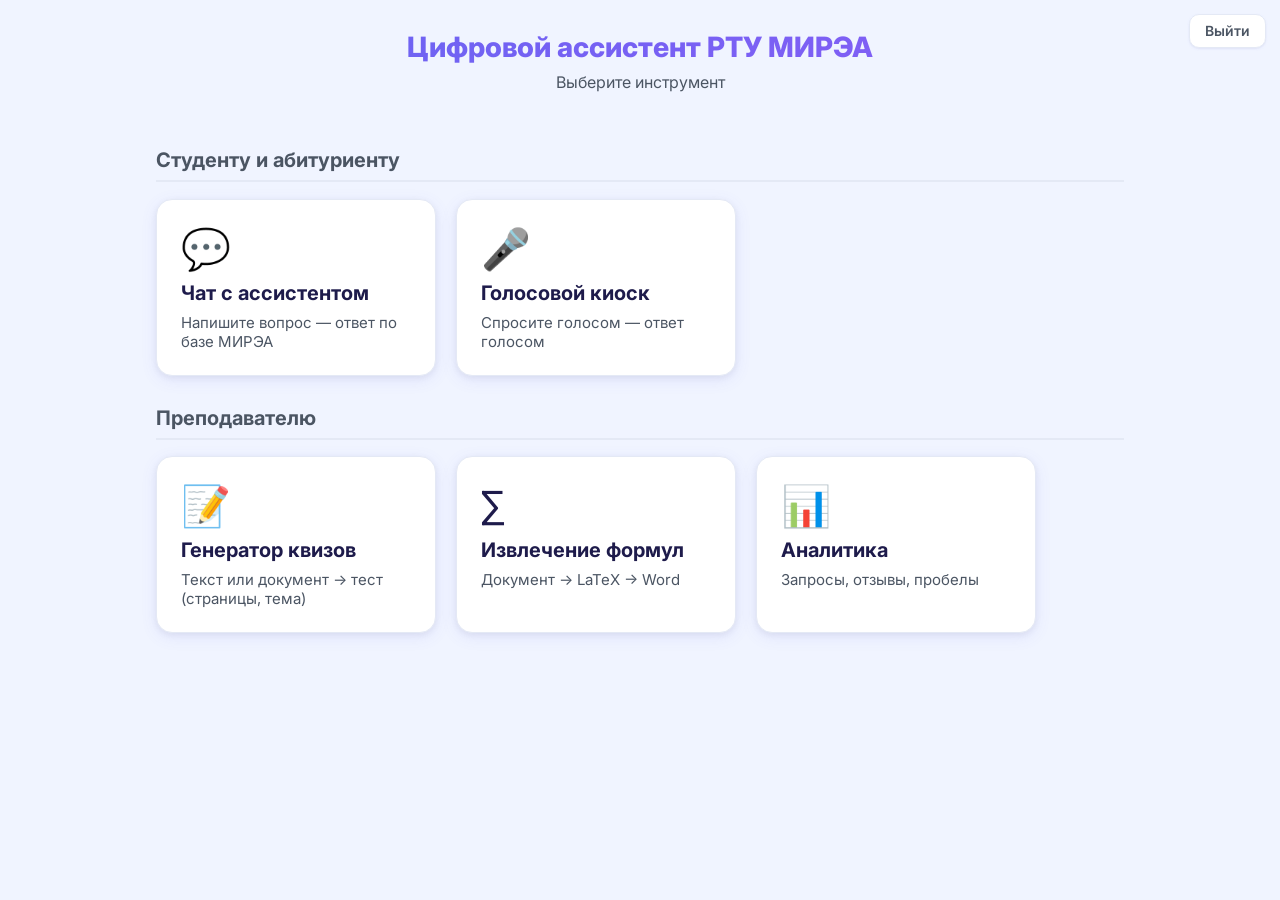
<file: portal/index.html>
<!DOCTYPE html>
<html lang="ru">
<head>
    <meta charset="UTF-8">
    <meta name="viewport" content="width=device-width, initial-scale=1">
    <title>Ассистент РТУ МИРЭА</title>
    <link rel="preconnect" href="https://fonts.googleapis.com">
    <link href="https://fonts.googleapis.com/css2?family=Inter:wght@300;400;500;600;700;800&display=swap" rel="stylesheet">
    <link rel="stylesheet" href="/shared/theme.css">
    <link rel="stylesheet" href="portal.css">
    <script defer src="/shared/layout.js"></script>
</head>
<body>
    <app-header title="Цифровой ассистент РТУ МИРЭА" subtitle="Выберите инструмент" back="none"></app-header>

    <main>
        <section class="group">
            <h2>Студенту и абитуриенту</h2>
            <div class="cards">
                <a class="card" href="/portal/chat.html">
                    <span class="card-ico">💬</span>
                    <span class="card-title">Чат с ассистентом</span>
                    <span class="card-desc">Напишите вопрос — ответ по базе МИРЭА</span>
                </a>
                <a class="card" href="/kiosk/kiosk.html">
                    <span class="card-ico">🎤</span>
                    <span class="card-title">Голосовой киоск</span>
                    <span class="card-desc">Спросите голосом — ответ голосом</span>
                </a>
            </div>
        </section>

        <section class="group">
            <h2>Преподавателю</h2>
            <div class="cards">
                <a class="card" href="/quiz/quiz.html">
                    <span class="card-ico">📝</span>
                    <span class="card-title">Генератор квизов</span>
                    <span class="card-desc">Текст или документ → тест (страницы, тема)</span>
                </a>
                <a class="card" href="/formulas/extract.html">
                    <span class="card-ico">∑</span>
                    <span class="card-title">Извлечение формул</span>
                    <span class="card-desc">Документ → LaTeX → Word</span>
                </a>
                <a class="card" href="/dashboard/dashboard.html">
                    <span class="card-ico">📊</span>
                    <span class="card-title">Аналитика</span>
                    <span class="card-desc">Запросы, отзывы, пробелы</span>
                </a>
            </div>
        </section>
    </main>
</body>
</html>
</file>
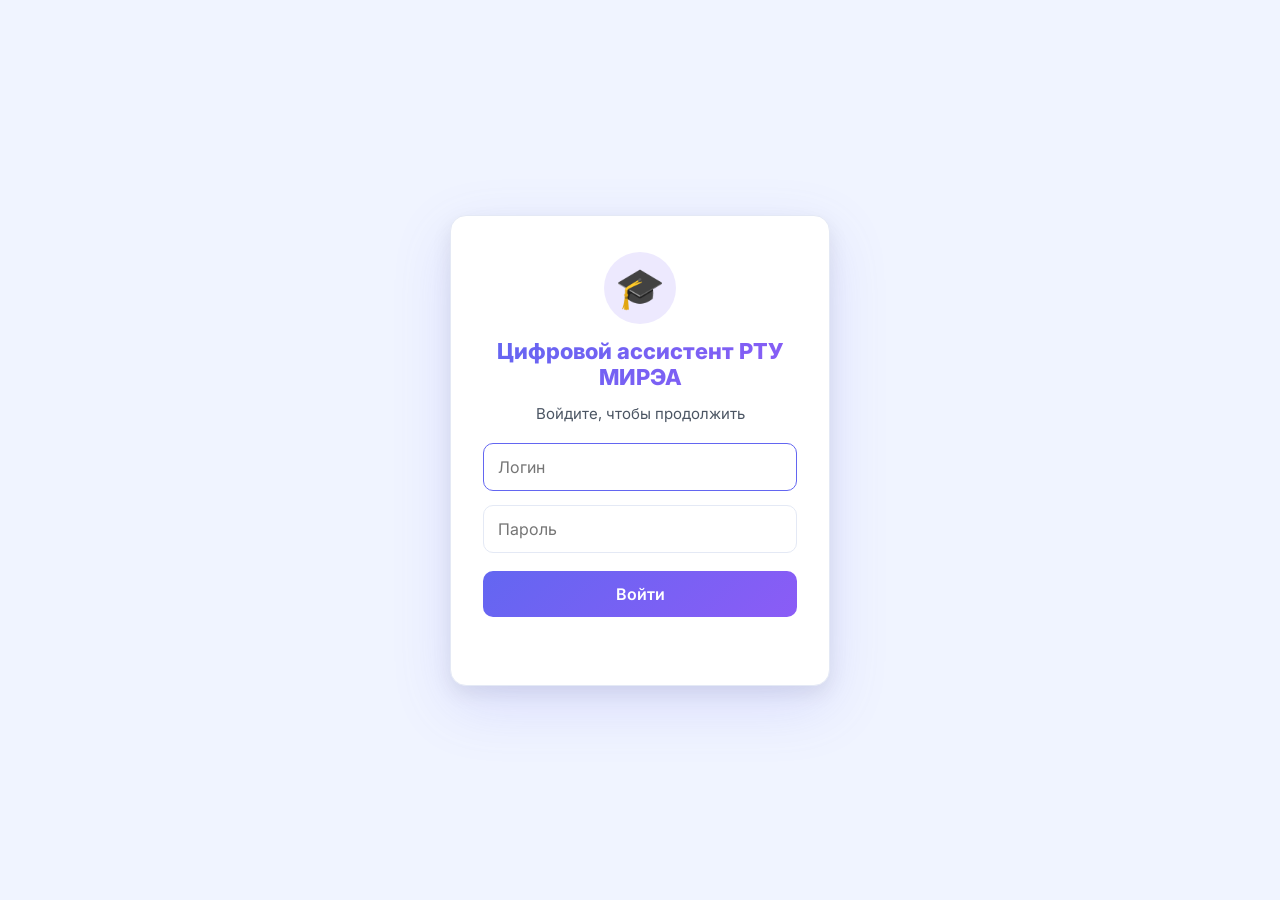
<file: auth/web/index.html>
<!DOCTYPE html>
<html lang="ru">
<head>
    <meta charset="UTF-8">
    <meta name="viewport" content="width=device-width, initial-scale=1">
    <title>Вход — Ассистент РТУ МИРЭА</title>
    <link rel="preconnect" href="https://fonts.googleapis.com">
    <link href="https://fonts.googleapis.com/css2?family=Inter:wght@300;400;500;600;700;800&display=swap" rel="stylesheet">
    <link rel="stylesheet" href="/shared/theme.css">
    <link rel="stylesheet" href="login.css">
</head>
<body>
    <div class="login-wrap">
        <form id="login-form" class="login-card">
            <div class="login-badge">🎓</div>
            <h1>Цифровой ассистент РТУ МИРЭА</h1>
            <p class="login-sub">Войдите, чтобы продолжить</p>
            <input id="username" placeholder="Логин" autocomplete="username" autofocus required>
            <input id="password" type="password" placeholder="Пароль" autocomplete="current-password" required>
            <button type="submit" class="btn btn-primary" id="login-btn">Войти</button>
            <div id="login-err" class="login-err"></div>
        </form>
    </div>
    <script src="login.js"></script>
</body>
</html>
</file>
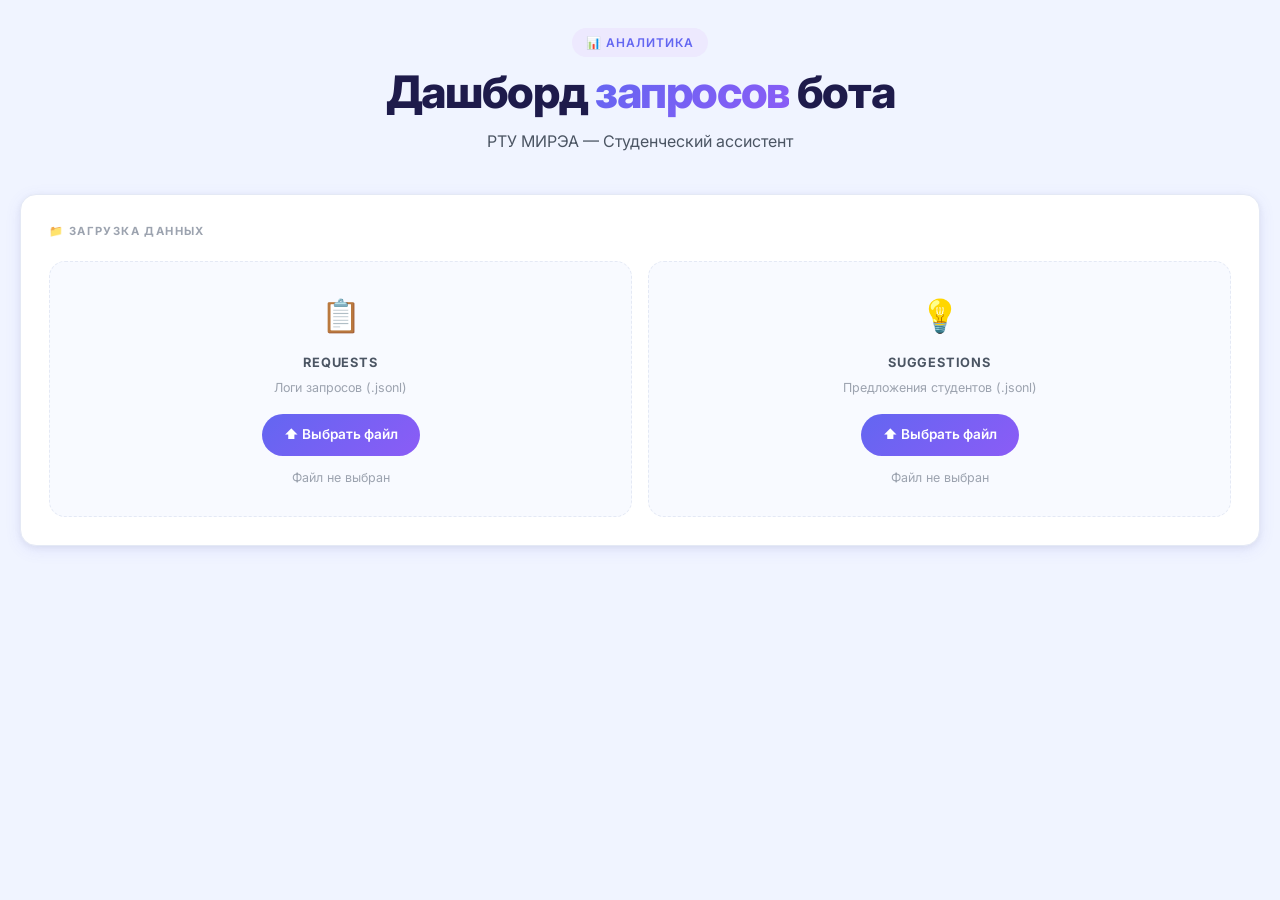
<file: analytics/dashboard.html>
<!DOCTYPE html>
<html lang="ru">
<head>
    <meta charset="UTF-8">
    <meta name="viewport" content="width=device-width, initial-scale=1.0">
    <title>Дашборд аналитики запросов — РТУ МИРЭА</title>
    <link rel="preconnect" href="https://fonts.googleapis.com">
    <link rel="preconnect" href="https://fonts.gstatic.com" crossorigin>
    <link href="https://fonts.googleapis.com/css2?family=Inter:wght@300;400;500;600;700;800&display=swap" rel="stylesheet">
    <script src="vendor/chart.min.js"></script>
    <style>
        :root {
            --bg: #f0f4ff;
            --surface: #ffffff;
            --surface-2: #f8faff;
            --border: #e4e9f5;
            --accent: #6366f1;
            --accent-2: #8b5cf6;
            --accent-light: #ede9fe;
            --accent-grad: linear-gradient(135deg, #6366f1 0%, #8b5cf6 100%);
            --success: #10b981;
            --success-light: #d1fae5;
            --warning: #f59e0b;
            --warning-light: #fef3c7;
            --danger: #ef4444;
            --danger-light: #fee2e2;
            --info: #3b82f6;
            --info-light: #dbeafe;
            --text-1: #1e1b4b;
            --text-2: #4b5563;
            --text-3: #9ca3af;
            --shadow-sm: 0 1px 3px rgba(99,102,241,0.08), 0 1px 2px rgba(0,0,0,0.04);
            --shadow-md: 0 4px 16px rgba(99,102,241,0.10), 0 2px 6px rgba(0,0,0,0.06);
            --shadow-lg: 0 8px 32px rgba(99,102,241,0.14), 0 4px 12px rgba(0,0,0,0.07);
            --shadow-xl: 0 20px 60px rgba(99,102,241,0.16), 0 8px 20px rgba(0,0,0,0.08);
            --radius: 16px;
            --radius-sm: 10px;
            --radius-xs: 6px;
            --transition: 0.2s cubic-bezier(0.4, 0, 0.2, 1);
        }

        *, *::before, *::after { margin: 0; padding: 0; box-sizing: border-box; }

        ::-webkit-scrollbar { width: 5px; height: 5px; }
        ::-webkit-scrollbar-track { background: transparent; }
        ::-webkit-scrollbar-thumb { background: #c4b5fd; border-radius: 10px; }
        ::-webkit-scrollbar-thumb:hover { background: var(--accent); }

        body {
            font-family: 'Inter', -apple-system, BlinkMacSystemFont, sans-serif;
            background: var(--bg);
            color: var(--text-1);
            min-height: 100vh;
            padding: 28px 20px 60px;
            line-height: 1.6;
            -webkit-font-smoothing: antialiased;
        }

        .container { max-width: 1440px; margin: 0 auto; }

        @keyframes fadeUp {
            from { opacity: 0; transform: translateY(18px); }
            to   { opacity: 1; transform: translateY(0); }
        }

        @keyframes scaleIn {
            from { opacity: 0; transform: scale(0.96); }
            to   { opacity: 1; transform: scale(1); }
        }

        /* ── HEADER ── */
        header {
            text-align: center;
            margin-bottom: 40px;
            animation: fadeUp 0.5s ease both;
        }

        .header-inner {
            display: inline-flex;
            flex-direction: column;
            align-items: center;
            gap: 10px;
        }

        .header-badge {
            display: inline-flex;
            align-items: center;
            gap: 6px;
            background: var(--accent-light);
            color: var(--accent);
            font-size: 0.75rem;
            font-weight: 600;
            letter-spacing: 1px;
            text-transform: uppercase;
            padding: 5px 14px;
            border-radius: 50px;
        }

        header h1 {
            font-size: clamp(1.9rem, 4vw, 2.8rem);
            font-weight: 800;
            color: var(--text-1);
            letter-spacing: -0.03em;
            line-height: 1.15;
        }

        header h1 span {
            background: var(--accent-grad);
            -webkit-background-clip: text;
            -webkit-text-fill-color: transparent;
            background-clip: text;
        }

        header p {
            color: var(--text-2);
            font-size: 1rem;
            font-weight: 400;
        }

        /* ── CARDS (shared) ── */
        .card {
            background: var(--surface);
            border: 1px solid var(--border);
            border-radius: var(--radius);
            padding: 28px;
            box-shadow: var(--shadow-md);
        }

        .section-label {
            font-size: 0.7rem;
            font-weight: 700;
            text-transform: uppercase;
            letter-spacing: 1.4px;
            color: var(--text-3);
            margin-bottom: 20px;
        }

        /* ── UPLOAD ── */
        .upload-section {
            margin-bottom: 20px;
            animation: fadeUp 0.5s 0.05s ease both;
        }

        .upload-grid {
            display: grid;
            grid-template-columns: repeat(auto-fit, minmax(260px, 1fr));
            gap: 16px;
        }

        .upload-card {
            border: 1.5px dashed var(--border);
            border-radius: var(--radius);
            padding: 28px 20px;
            display: flex;
            flex-direction: column;
            align-items: center;
            background: var(--surface-2);
            transition: all var(--transition);
            position: relative;
            overflow: hidden;
        }

        .upload-card::before {
            content: '';
            position: absolute;
            inset: 0;
            background: var(--accent-grad);
            opacity: 0;
            transition: opacity var(--transition);
        }

        .upload-card:hover {
            border-color: var(--accent);
            border-style: solid;
            box-shadow: var(--shadow-lg);
            transform: translateY(-2px);
        }

        .upload-card:hover::before { opacity: 0.04; }

        .upload-card .upload-icon {
            font-size: 2rem;
            margin-bottom: 12px;
            display: block;
        }

        .upload-card .upload-title {
            display: block;
            font-size: 0.8rem;
            font-weight: 700;
            color: var(--text-2);
            text-transform: uppercase;
            letter-spacing: 0.8px;
            margin-bottom: 4px;
        }

        .upload-card .upload-hint {
            font-size: 0.78rem;
            color: var(--text-3);
            margin-bottom: 16px;
        }

        .upload-card input[type="file"] { display: none; }

        .upload-card .file-btn {
            display: inline-flex;
            align-items: center;
            gap: 6px;
            background: var(--accent-grad);
            color: white;
            padding: 10px 22px;
            border-radius: 50px;
            cursor: pointer;
            font-size: 0.85rem;
            font-weight: 600;
            transition: transform var(--transition), box-shadow var(--transition);
            position: relative;
        }

        .upload-card .file-btn:hover {
            transform: translateY(-2px);
            box-shadow: 0 8px 20px rgba(99,102,241,0.35);
        }

        .upload-card .file-name {
            margin-top: 12px;
            color: var(--text-3);
            font-size: 0.78rem;
        }

        .upload-card.loaded {
            border-style: solid;
            border-color: var(--success);
            background: var(--success-light);
        }

        .upload-card.loaded .upload-title { color: var(--success); }
        .upload-card.loaded .file-name { color: #065f46; }

        /* ── FILTER ── */
        .filter-section {
            margin-bottom: 20px;
            display: none;
            animation: scaleIn 0.3s ease both;
        }

        .filter-section.visible { display: block; }

        .filter-grid {
            display: grid;
            grid-template-columns: repeat(auto-fit, minmax(180px, 1fr));
            gap: 14px;
            align-items: end;
        }

        .filter-group { display: flex; flex-direction: column; gap: 6px; }

        .filter-group label {
            font-size: 0.75rem;
            font-weight: 600;
            color: var(--text-2);
            text-transform: uppercase;
            letter-spacing: 0.8px;
        }

        .filter-group input {
            padding: 10px 14px;
            border: 1.5px solid var(--border);
            border-radius: var(--radius-sm);
            font-family: inherit;
            font-size: 0.9rem;
            color: var(--text-1);
            background: var(--surface-2);
            transition: border-color var(--transition), box-shadow var(--transition);
        }

        .filter-group input:focus {
            outline: none;
            border-color: var(--accent);
            box-shadow: 0 0 0 3px rgba(99,102,241,0.15);
        }

        .filter-buttons {
            display: flex;
            flex-wrap: wrap;
            gap: 10px;
            margin-top: 18px;
        }

        .btn {
            padding: 10px 22px;
            border: none;
            border-radius: 50px;
            cursor: pointer;
            font-family: inherit;
            font-size: 0.875rem;
            font-weight: 600;
            transition: all var(--transition);
            display: inline-flex;
            align-items: center;
            gap: 6px;
        }

        .btn-primary {
            background: var(--accent-grad);
            color: white;
        }

        .btn-primary:hover {
            transform: translateY(-2px);
            box-shadow: 0 8px 20px rgba(99,102,241,0.35);
        }

        .btn-secondary {
            background: var(--surface-2);
            color: var(--text-2);
            border: 1.5px solid var(--border);
        }

        .btn-secondary:hover {
            background: var(--border);
            color: var(--text-1);
        }

        .btn-export {
            background: linear-gradient(135deg, #10b981 0%, #059669 100%);
            color: white;
        }

        .btn-export:hover {
            transform: translateY(-2px);
            box-shadow: 0 8px 20px rgba(16,185,129,0.35);
        }

        /* ── KPI ── */
        .kpi-section {
            display: grid;
            grid-template-columns: repeat(auto-fit, minmax(220px, 1fr));
            gap: 18px;
            margin-bottom: 20px;
            animation: fadeUp 0.5s 0.1s ease both;
        }

        .kpi-card {
            position: relative;
            overflow: hidden;
            transition: transform var(--transition), box-shadow var(--transition);
        }

        .kpi-card::after {
            content: '';
            position: absolute;
            top: 0; right: 0;
            width: 80px; height: 80px;
            border-radius: 50%;
            background: var(--accent-grad);
            opacity: 0.06;
            transform: translate(20px, -20px);
        }

        .kpi-card:hover {
            transform: translateY(-4px);
            box-shadow: var(--shadow-xl);
        }

        .kpi-icon {
            font-size: 1.4rem;
            margin-bottom: 12px;
            display: block;
        }

        .kpi-card h3 {
            font-size: 0.68rem;
            font-weight: 700;
            text-transform: uppercase;
            letter-spacing: 1.5px;
            color: var(--text-3);
            margin-bottom: 8px;
        }

        .kpi-card .value {
            font-size: 2.6rem;
            font-weight: 800;
            letter-spacing: -0.04em;
            line-height: 1;
            color: var(--text-1);
            margin-bottom: 6px;
        }

        .kpi-card.positive .value { color: var(--success); }
        .kpi-card.warning  .value { color: var(--warning); }
        .kpi-card.quality  .value { color: var(--accent); }

        .kpi-card .subtext {
            color: var(--text-3);
            font-size: 0.78rem;
            font-weight: 400;
        }

        .kpi-bar {
            height: 3px;
            border-radius: 2px;
            background: var(--border);
            margin-top: 14px;
            overflow: hidden;
        }

        .kpi-bar-fill {
            height: 100%;
            border-radius: 2px;
            background: var(--accent-grad);
            transition: width 0.8s cubic-bezier(0.4,0,0.2,1);
        }

        .kpi-card.positive .kpi-bar-fill { background: linear-gradient(90deg, #10b981, #34d399); }
        .kpi-card.warning  .kpi-bar-fill { background: linear-gradient(90deg, #f59e0b, #fbbf24); }
        .kpi-card.quality  .kpi-bar-fill { background: var(--accent-grad); }

        /* ── CHARTS ── */
        .charts-section {
            display: grid;
            grid-template-columns: repeat(auto-fit, minmax(460px, 1fr));
            gap: 20px;
            margin-bottom: 20px;
            animation: fadeUp 0.5s 0.15s ease both;
        }

        .chart-card h2 {
            font-size: 0.95rem;
            font-weight: 700;
            color: var(--text-1);
            margin-bottom: 20px;
            padding-bottom: 14px;
            border-bottom: 1px solid var(--border);
            display: flex;
            align-items: center;
            gap: 8px;
        }

        .chart-container {
            position: relative;
            height: 300px;
        }

        /* ── TABLES ── */
        .tables-section {
            display: grid;
            grid-template-columns: repeat(auto-fit, minmax(460px, 1fr));
            gap: 20px;
            margin-bottom: 20px;
            animation: fadeUp 0.5s 0.2s ease both;
        }

        .table-card h2 {
            font-size: 0.95rem;
            font-weight: 700;
            color: var(--text-1);
            margin-bottom: 16px;
            padding-bottom: 14px;
            border-bottom: 1px solid var(--border);
            display: flex;
            align-items: center;
            gap: 8px;
        }

        .table-wrapper {
            max-height: 400px;
            overflow-y: auto;
            border-radius: var(--radius-sm);
            border: 1px solid var(--border);
        }

        table { width: 100%; border-collapse: collapse; }

        th {
            background: var(--surface-2);
            color: var(--text-2);
            font-size: 0.72rem;
            font-weight: 700;
            text-transform: uppercase;
            letter-spacing: 1px;
            padding: 12px 14px;
            text-align: left;
            position: sticky;
            top: 0;
            z-index: 10;
            border-bottom: 1.5px solid var(--border);
        }

        td {
            padding: 11px 14px;
            font-size: 0.875rem;
            color: var(--text-2);
            border-bottom: 1px solid var(--border);
        }

        tbody tr:last-child td { border-bottom: none; }
        tbody tr:hover { background: var(--surface-2); }
        tbody tr:hover td { color: var(--text-1); }

        td:first-child {
            font-weight: 600;
            color: var(--text-3);
            font-size: 0.78rem;
        }

        .badge {
            display: inline-flex;
            align-items: center;
            padding: 3px 10px;
            border-radius: 50px;
            font-size: 0.73rem;
            font-weight: 700;
            letter-spacing: 0.3px;
        }

        .badge-success { background: var(--success-light); color: #065f46; }
        .badge-danger  { background: var(--danger-light);  color: #991b1b; }
        .badge-warning { background: var(--warning-light); color: #92400e; }
        .badge-info    { background: var(--info-light);    color: #1e40af; }

        /* Category pill in table */
        .category-pill {
            display: inline-flex;
            align-items: center;
            gap: 5px;
            font-size: 0.78rem;
            font-weight: 500;
            color: var(--text-2);
        }

        /* ── GAPS ── */
        .gaps-section {
            margin-bottom: 20px;
            animation: fadeUp 0.5s 0.25s ease both;
        }

        .gaps-section h2 {
            font-size: 0.95rem;
            font-weight: 700;
            color: var(--text-1);
            margin-bottom: 20px;
            padding-bottom: 14px;
            border-bottom: 1px solid var(--border);
            display: flex;
            align-items: center;
            gap: 8px;
        }

        .gap-group {
            border: 1px solid var(--border);
            border-radius: var(--radius-sm);
            overflow: hidden;
            margin-bottom: 12px;
        }

        .gap-group-header {
            display: flex;
            align-items: center;
            gap: 10px;
            padding: 14px 16px;
            background: var(--surface-2);
            border-bottom: 1px solid var(--border);
        }

        .gap-group-header h3 {
            font-size: 0.82rem;
            font-weight: 700;
            color: var(--text-1);
            flex: 1;
        }

        .gap-count-chip {
            background: var(--accent-light);
            color: var(--accent);
            font-size: 0.7rem;
            font-weight: 700;
            padding: 2px 10px;
            border-radius: 50px;
        }

        .gap-group details { padding: 0 16px; }

        .gap-group details summary {
            cursor: pointer;
            list-style: none;
            padding: 10px 0;
            font-size: 0.85rem;
            font-weight: 600;
            color: var(--text-1);
            display: flex;
            align-items: center;
            gap: 8px;
            border-bottom: 1px solid var(--border);
            transition: color var(--transition);
            user-select: none;
        }

        .gap-group details:last-child summary { border-bottom: none; }
        .gap-group details[open]:last-child summary { border-bottom: 1px solid var(--border); }

        .gap-group details summary::-webkit-details-marker { display: none; }

        .gap-group details summary::before {
            content: '›';
            font-size: 1.1rem;
            color: var(--accent);
            transition: transform var(--transition);
            line-height: 1;
        }

        .gap-group details[open] summary::before { transform: rotate(90deg); }
        .gap-group details summary:hover { color: var(--accent); }

        .gap-item {
            display: flex;
            justify-content: space-between;
            align-items: flex-start;
            gap: 12px;
            padding: 9px 0 9px 22px;
            border-bottom: 1px solid var(--border);
        }

        .gap-item:last-child { border-bottom: none; }

        .gap-question { color: var(--text-2); font-size: 0.85rem; }
        .gap-meta { color: var(--text-3); font-size: 0.75rem; white-space: nowrap; }

        .no-data {
            text-align: center;
            padding: 56px 20px;
            color: var(--text-3);
            font-size: 0.95rem;
        }

        .no-data-icon { font-size: 2.5rem; display: block; margin-bottom: 12px; }

        .hidden { display: none !important; }

        @media (max-width: 900px) {
            .charts-section, .tables-section { grid-template-columns: 1fr; }
        }

        @media (max-width: 600px) {
            body { padding: 16px 12px 40px; }
            .kpi-section { grid-template-columns: 1fr 1fr; }
            .kpi-card .value { font-size: 2rem; }
            .card { padding: 18px; }
            .filter-buttons { flex-direction: column; }
            .btn { justify-content: center; }
        }
    </style>
</head>
<body>
<div class="container">

    <header>
        <div class="header-inner">
            <div class="header-badge">📊 Аналитика</div>
            <h1>Дашборд <span>запросов</span> бота</h1>
            <p>РТУ МИРЭА — Студенческий ассистент</p>
        </div>
    </header>

    <!-- Загрузка -->
    <section class="upload-section">
        <div class="card">
            <div class="section-label">📁 Загрузка данных</div>
            <div class="upload-grid">
                <div class="upload-card" id="requests-upload">
                    <span class="upload-icon">📋</span>
                    <span class="upload-title">Requests</span>
                    <span class="upload-hint">Логи запросов (.jsonl)</span>
                    <input type="file" id="requests-file" accept=".jsonl,.json">
                    <label for="requests-file" class="file-btn">⬆ Выбрать файл</label>
                    <div class="file-name" id="requests-filename">Файл не выбран</div>
                </div>
                <div class="upload-card" id="suggestions-upload">
                    <span class="upload-icon">💡</span>
                    <span class="upload-title">Suggestions</span>
                    <span class="upload-hint">Предложения студентов (.jsonl)</span>
                    <input type="file" id="suggestions-file" accept=".jsonl,.json">
                    <label for="suggestions-file" class="file-btn">⬆ Выбрать файл</label>
                    <div class="file-name" id="suggestions-filename">Файл не выбран</div>
                </div>
            </div>
        </div>
    </section>

    <!-- Фильтр -->
    <section class="filter-section card" id="filter-section">
        <div class="section-label">🔍 Фильтр по дате</div>
        <div class="filter-grid">
            <div class="filter-group">
                <label for="date-from">С даты</label>
                <input type="date" id="date-from">
            </div>
            <div class="filter-group">
                <label for="date-to">По дату</label>
                <input type="date" id="date-to">
            </div>
        </div>
        <div class="filter-buttons">
            <button class="btn btn-primary" onclick="applyFilter()">✓ Применить</button>
            <button class="btn btn-secondary" onclick="resetFilter()">↺ Сбросить</button>
            <button class="btn btn-export" onclick="exportToCSV()">📥 Экспорт в CSV</button>
        </div>
    </section>

    <!-- KPI -->
    <section class="kpi-section hidden" id="kpi-section">
        <div class="kpi-card card">
            <span class="kpi-icon">📨</span>
            <h3>Всего запросов</h3>
            <div class="value" id="kpi-total">0</div>
            <div class="subtext">За выбранный период</div>
            <div class="kpi-bar"><div class="kpi-bar-fill" id="kpi-total-bar" style="width:100%"></div></div>
        </div>
        <div class="kpi-card card positive">
            <span class="kpi-icon">✅</span>
            <h3>% с ответом</h3>
            <div class="value" id="kpi-matched">0%</div>
            <div class="subtext">Нашлись в базе знаний</div>
            <div class="kpi-bar"><div class="kpi-bar-fill" id="kpi-matched-bar" style="width:0%"></div></div>
        </div>
        <div class="kpi-card card positive">
            <span class="kpi-icon">👍</span>
            <h3>% «Помогло»</h3>
            <div class="value" id="kpi-helpful">0%</div>
            <div class="subtext">Из оставивших отзыв</div>
            <div class="kpi-bar"><div class="kpi-bar-fill" id="kpi-helpful-bar" style="width:0%"></div></div>
        </div>
        <div class="kpi-card card quality">
            <span class="kpi-icon">⭐</span>
            <h3>Индекс качества</h3>
            <div class="value" id="kpi-quality">0%</div>
            <div class="subtext">Среднее (ответ + польза)</div>
            <div class="kpi-bar"><div class="kpi-bar-fill" id="kpi-quality-bar" style="width:0%"></div></div>
        </div>
    </section>

    <!-- Графики -->
    <section class="charts-section hidden" id="charts-section">
        <div class="chart-card card">
            <h2>📈 Запросы по дням</h2>
            <div class="chart-container">
                <canvas id="requests-by-day-chart"></canvas>
            </div>
        </div>
        <div class="chart-card card">
            <h2>🕐 Активность по часам</h2>
            <div class="chart-container">
                <canvas id="requests-by-hour-chart"></canvas>
            </div>
        </div>
    </section>

    <!-- Таблицы -->
    <section class="tables-section hidden" id="tables-section">
        <div class="table-card card">
            <h2>🏆 Топ-10 частых вопросов</h2>
            <div class="table-wrapper">
                <table>
                    <thead>
                    <tr>
                        <th>#</th>
                        <th>Вопрос</th>
                        <th>Кол-во</th>
                        <th>Ответов</th>
                    </tr>
                    </thead>
                    <tbody id="top-questions-body"></tbody>
                </table>
            </div>
        </div>
        <div class="table-card card">
            <h2>🗂 Статистика по категориям</h2>
            <div class="table-wrapper">
                <table>
                    <thead>
                    <tr>
                        <th>Категория</th>
                        <th>Кол-во</th>
                        <th>Доля</th>
                    </tr>
                    </thead>
                    <tbody id="categories-body"></tbody>
                </table>
            </div>
        </div>
    </section>

    <!-- Пробелы -->
    <section class="gaps-section card hidden" id="gaps-section">
        <h2>⚠️ Пробелы в базе знаний <span id="gaps-count-badge" class="gap-count-chip" style="display:none"></span></h2>
        <div id="gaps-content">
            <div class="no-data">
                <span class="no-data-icon">📭</span>
                Загрузите suggestions.jsonl для просмотра пробелов
            </div>
        </div>
    </section>

</div>

<script>
    let requestsData = [];
    let suggestionsData = [];
    let filteredRequests = [];
    let dayChart = null;
    let hourChart = null;

    // Chart.js global style
    Chart.defaults.font.family = "'Inter', sans-serif";
    Chart.defaults.font.size = 12;
    Chart.defaults.color = '#6b7280';

    const CATEGORIES = {
        'экзамены':        ['экзамен','пересдач','сессия','ведомость','лаб','курсач','госы','зачет'],
        'преподаватели':   ['преподаватель','препод','учитель','лектор','кабинет','консультаци'],
        'навигация':       ['где','как пройти','расписани','корпус','аудитори','столов','библиотек','деканат'],
        'учебный_процесс': ['стипенди','справк','академ','восстанов','электив','кредит','зачетк'],
        'ит_системы':      ['сайт','lms','moodle','wi-fi','wifi','почт','vpn','портал','компьютер'],
        'бюрократия':      ['документ','заявлен','пропуск','военкомат','отсрочк','справк','помощь'],
        'общежитие':       ['общежит','комнат','заселени','прачечн','сосед','койк']
    };

    const CAT_ICONS = {
        'экзамены':'📝','преподаватели':'👨‍🏫','навигация':'🗺',
        'учебный_процесс':'📚','ит_системы':'💻','бюрократия':'📄',
        'общежитие':'🏠','другое':'❓'
    };

    document.getElementById('requests-file').addEventListener('change', handleRequestsFile);
    document.getElementById('suggestions-file').addEventListener('change', handleSuggestionsFile);

    async function handleRequestsFile(event) {
        const file = event.target.files[0];
        if (!file) return;
        try {
            document.getElementById('requests-filename').textContent = file.name;
            document.getElementById('requests-upload').classList.add('loaded');
            const content = await readFile(file);
            requestsData = parseJsonl(content);
            filteredRequests = [...requestsData];
            showDashboard();
            updateDashboard();
        } catch (err) {
            console.error('Ошибка при загрузке requests:', err);
            alert('Ошибка при загрузке файла: ' + err.message);
        }
    }

    async function handleSuggestionsFile(event) {
        const file = event.target.files[0];
        if (!file) return;
        try {
            document.getElementById('suggestions-filename').textContent = file.name;
            document.getElementById('suggestions-upload').classList.add('loaded');
            const content = await readFile(file);
            suggestionsData = parseJsonl(content);
            showDashboard();
            updateGaps();
            updateKPI();
        } catch (err) {
            console.error('Ошибка при загрузке suggestions:', err);
            alert('Ошибка при загрузке файла: ' + err.message);
        }
    }

    function readFile(file) {
        return new Promise((resolve, reject) => {
            const reader = new FileReader();
            reader.onload = (e) => resolve(e.target.result);
            reader.onerror = reject;
            reader.readAsText(file, 'UTF-8');
        });
    }

    function parseJsonl(content) {
        return content.trim().split(/\r?\n/).map(line => {
            try { return JSON.parse(line.trim()); } catch { return null; }
        }).filter(Boolean);
    }

    function showDashboard() {
        document.getElementById('filter-section').classList.add('visible');
        document.getElementById('kpi-section').classList.remove('hidden');
        document.getElementById('charts-section').classList.remove('hidden');
        document.getElementById('tables-section').classList.remove('hidden');
        document.getElementById('gaps-section').classList.remove('hidden');

        // Bug fix: use sort() instead of Math.min/max on strings
        if (requestsData.length > 0) {
            const dates = [...requestsData.map(r => r.timestamp.substring(0, 10))].sort();
            document.getElementById('date-from').value = dates[0];
            document.getElementById('date-to').value = dates.at(-1);
        }
    }

    function updateDashboard() {
        updateKPI();
        updateCharts();
        updateTopQuestions();
        updateCategories();
        updateGaps();
    }

    function animateCounter(id, target, suffix) {
        const el = document.getElementById(id);
        if (!el) return;
        const duration = 800;
        const start = performance.now();
        const from = parseInt(el.dataset.prev || '0', 10);
        el.dataset.prev = target;

        function tick(now) {
            const t = Math.min((now - start) / duration, 1);
            const eased = 1 - Math.pow(1 - t, 3);
            el.textContent = Math.round(from + (target - from) * eased) + suffix;
            if (t < 1) requestAnimationFrame(tick);
        }
        requestAnimationFrame(tick);
    }

    function updateKPI() {
        const total = filteredRequests.length;
        const matched = filteredRequests.filter(r => r.matched).length;
        const matchedPercent = total > 0 ? Math.round((matched / total) * 100) : 0;

        const withHelpful = filteredRequests.filter(r => r.helpful !== null && r.helpful !== undefined);
        const helpfulCount = withHelpful.filter(r => r.helpful === true).length;
        const helpfulPercent = withHelpful.length > 0
            ? Math.round((helpfulCount / withHelpful.length) * 100) : 0;

        const qualityIndex = Math.round((matchedPercent + helpfulPercent) / 2);

        // Bug fix: filter suggestions by selected date range
        const dateFrom = document.getElementById('date-from').value;
        const dateTo   = document.getElementById('date-to').value;
        const filteredSuggestions = suggestionsData.filter(s => {
            if (!dateFrom || !dateTo) return true;
            const d = s.timestamp.substring(0, 10);
            return d >= dateFrom && d <= dateTo;
        });
        const gaps = filteredSuggestions.filter(s => s.type === 'new_question').length;

        animateCounter('kpi-total',   total,         '');
        animateCounter('kpi-matched', matchedPercent,'%');
        animateCounter('kpi-helpful', helpfulPercent,'%');
        animateCounter('kpi-quality', qualityIndex,  '%');

        // Animate progress bars
        setTimeout(() => {
            const setBar = (id, pct) => {
                const el = document.getElementById(id);
                if (el) el.style.width = Math.min(pct, 100) + '%';
            };
            setBar('kpi-matched-bar', matchedPercent);
            setBar('kpi-helpful-bar', helpfulPercent);
            setBar('kpi-quality-bar', qualityIndex);
        }, 100);

        // Update gaps badge
        const badge = document.getElementById('gaps-count-badge');
        if (badge) {
            if (gaps > 0) {
                badge.textContent = gaps + ' вопросов';
                badge.style.display = 'inline-flex';
            } else {
                badge.style.display = 'none';
            }
        }
    }

    function updateCharts() {
        const byDay = {};
        filteredRequests.forEach(r => {
            const day = r.timestamp.substring(0, 10);
            byDay[day] = (byDay[day] || 0) + 1;
        });

        const dayLabelsRaw = Object.keys(byDay).sort();
        const dayLabels = dayLabelsRaw.map(d => {
            const [year, month, day] = d.split('-');
            return `${day}.${month}.${year.slice(2)}`;
        });
        const dayValues = dayLabelsRaw.map(d => byDay[d]);

        const dayCtx = document.getElementById('requests-by-day-chart').getContext('2d');
        if (dayChart) dayChart.destroy();

        dayChart = new Chart(dayCtx, {
            type: 'line',
            data: {
                labels: dayLabels,
                datasets: [{
                    label: 'Запросов',
                    data: dayValues,
                    borderColor: '#6366f1',
                    backgroundColor: (ctx) => {
                        const g = ctx.chart.ctx.createLinearGradient(0, 0, 0, 280);
                        g.addColorStop(0, 'rgba(99,102,241,0.22)');
                        g.addColorStop(1, 'rgba(139,92,246,0.0)');
                        return g;
                    },
                    fill: true,
                    tension: 0.45,
                    pointBackgroundColor: '#6366f1',
                    pointBorderColor: '#ffffff',
                    pointBorderWidth: 2,
                    pointRadius: 4,
                    pointHoverRadius: 7,
                    borderWidth: 2.5,
                }]
            },
            options: {
                responsive: true,
                maintainAspectRatio: false,
                animation: { duration: 700 },
                plugins: {
                    legend: { display: false },
                    tooltip: {
                        backgroundColor: '#1e1b4b',
                        borderColor: 'rgba(99,102,241,0.3)',
                        borderWidth: 1,
                        titleColor: '#a5b4fc',
                        bodyColor: '#e0e7ff',
                        padding: 12,
                        cornerRadius: 10,
                    }
                },
                scales: {
                    x: {
                        ticks: { color: '#9ca3af', font: { size: 11 }, maxRotation: 45 },
                        grid: { color: 'rgba(99,102,241,0.07)' },
                        border: { color: 'rgba(99,102,241,0.12)' }
                    },
                    y: {
                        beginAtZero: true,
                        ticks: { color: '#9ca3af', font: { size: 11 } },
                        grid: { color: 'rgba(99,102,241,0.07)' },
                        border: { color: 'rgba(99,102,241,0.12)' }
                    }
                }
            }
        });

        const byHour = {};
        for (let i = 0; i < 24; i++) byHour[i] = 0;
        filteredRequests.forEach(r => {
            const hour = parseInt(r.timestamp.substring(11, 13));
            byHour[hour]++;
        });

        const hourCtx = document.getElementById('requests-by-hour-chart').getContext('2d');
        if (hourChart) hourChart.destroy();

        hourChart = new Chart(hourCtx, {
            type: 'bar',
            data: {
                labels: Array.from({length: 24}, (_, i) => i + ':00'),
                datasets: [{
                    label: 'Запросов',
                    data: Object.values(byHour),
                    backgroundColor: (ctx) => {
                        const g = ctx.chart.ctx.createLinearGradient(0, 0, 0, 270);
                        g.addColorStop(0, 'rgba(99,102,241,0.85)');
                        g.addColorStop(1, 'rgba(139,92,246,0.35)');
                        return g;
                    },
                    borderWidth: 0,
                    borderRadius: 6,
                    borderSkipped: false,
                }]
            },
            options: {
                responsive: true,
                maintainAspectRatio: false,
                animation: { duration: 700 },
                plugins: {
                    legend: { display: false },
                    tooltip: {
                        backgroundColor: '#1e1b4b',
                        borderColor: 'rgba(99,102,241,0.3)',
                        borderWidth: 1,
                        titleColor: '#a5b4fc',
                        bodyColor: '#e0e7ff',
                        padding: 12,
                        cornerRadius: 10,
                    }
                },
                scales: {
                    x: {
                        ticks: { color: '#9ca3af', font: { size: 10 }, maxRotation: 0 },
                        grid: { display: false },
                        border: { color: 'rgba(99,102,241,0.12)' }
                    },
                    y: {
                        beginAtZero: true,
                        ticks: { color: '#9ca3af', font: { size: 11 } },
                        grid: { color: 'rgba(99,102,241,0.07)' },
                        border: { color: 'rgba(99,102,241,0.12)' }
                    }
                }
            }
        });
    }

    function updateTopQuestions() {
        const questionStats = {};
        filteredRequests.forEach(r => {
            const query = r.query.toLowerCase().trim();
            if (!questionStats[query]) questionStats[query] = {count: 0, matched: 0};
            questionStats[query].count++;
            if (r.matched) questionStats[query].matched++;
        });

        const sorted = Object.entries(questionStats)
            .sort((a, b) => b[1].count - a[1].count)
            .slice(0, 10);

        document.getElementById('top-questions-body').innerHTML = sorted.map(([q, s], i) => {
            const pct = Math.round((s.matched / s.count) * 100);
            const cls = pct >= 80 ? 'badge-success' : pct >= 50 ? 'badge-warning' : 'badge-danger';
            return `<tr>
                <td>${i + 1}</td>
                <td style="color:var(--text-1);font-weight:500;font-size:0.85rem">${escapeHtml(q)}</td>
                <td style="font-weight:600;color:var(--text-1)">${s.count}</td>
                <td><span class="badge ${cls}">${pct}%</span></td>
            </tr>`;
        }).join('');
    }

    function updateCategories() {
        const stats = {};
        filteredRequests.forEach(r => {
            const cat = categorizeQuery(r.query);
            stats[cat] = (stats[cat] || 0) + 1;
        });

        const total = filteredRequests.length;
        const sorted = Object.entries(stats).sort((a, b) => b[1] - a[1]);

        document.getElementById('categories-body').innerHTML = sorted.map(([cat, count]) => {
            const pct = Math.round((count / total) * 100);
            const icon = CAT_ICONS[cat] || '❓';
            return `<tr>
                <td><span class="category-pill">${icon} ${cat}</span></td>
                <td style="font-weight:600;color:var(--text-1)">${count}</td>
                <td>
                    <div style="display:flex;align-items:center;gap:8px">
                        <div style="flex:1;height:4px;background:var(--border);border-radius:2px;min-width:60px">
                            <div style="height:100%;width:${pct}%;background:var(--accent-grad);border-radius:2px"></div>
                        </div>
                        <span style="font-size:0.78rem;font-weight:600;color:var(--text-2)">${pct}%</span>
                    </div>
                </td>
            </tr>`;
        }).join('');
    }

    function categorizeQuery(query) {
        const q = query.toLowerCase();
        for (const [cat, kws] of Object.entries(CATEGORIES)) {
            if (kws.some(kw => q.includes(kw))) return cat;
        }
        return 'другое';
    }

    function wordSet(text) {
        return new Set(text.toLowerCase().split(/\s+/).filter(w => w.length > 2));
    }

    function jaccard(a, b) {
        const inter = [...a].filter(x => b.has(x)).length;
        const union = a.size + b.size - inter;
        return union === 0 ? 0 : inter / union;
    }

    function clusterBySimilarity(items, threshold = 0.3) {
        const sets = items.map(s => wordSet(s.question));
        const assigned = new Array(items.length).fill(-1);
        const clusters = [];

        for (let i = 0; i < items.length; i++) {
            if (assigned[i] !== -1) continue;
            const cluster = [i];
            assigned[i] = clusters.length;
            for (let j = i + 1; j < items.length; j++) {
                if (assigned[j] === -1 && jaccard(sets[i], sets[j]) >= threshold) {
                    cluster.push(j);
                    assigned[j] = clusters.length;
                }
            }
            clusters.push(cluster.map(idx => items[idx]));
        }
        clusters.sort((a, b) => b.length - a.length);
        return clusters;
    }

    function updateGaps() {
        // Bug fix: filter suggestions by date range
        const dateFrom = document.getElementById('date-from').value;
        const dateTo   = document.getElementById('date-to').value;
        const activeSuggestions = suggestionsData.filter(s => {
            if (!dateFrom || !dateTo) return true;
            const d = s.timestamp.substring(0, 10);
            return d >= dateFrom && d <= dateTo;
        });

        if (suggestionsData.length === 0) {
            document.getElementById('gaps-content').innerHTML = `
                <div class="no-data">
                    <span class="no-data-icon">📭</span>
                    Файл suggestions.jsonl не загружен
                </div>`;
            return;
        }

        if (activeSuggestions.length === 0) {
            document.getElementById('gaps-content').innerHTML = `
                <div class="no-data">
                    <span class="no-data-icon">🔍</span>
                    Нет данных за выбранный период
                </div>`;
            return;
        }

        const newQuestions = activeSuggestions.filter(s => s.type === 'new_question');
        const withAnswers  = activeSuggestions.filter(s => s.type !== 'new_question');
        let html = '';

        if (newQuestions.length > 0) {
            const clusters = clusterBySimilarity(newQuestions);
            html += `
            <div class="gap-group">
                <div class="gap-group-header">
                    <h3>🆕 Новые вопросы без ответа</h3>
                    <span class="gap-count-chip">${newQuestions.length}</span>
                </div>`;
            clusters.forEach(cluster => {
                const label = cluster.length > 1
                    ? `Похожие вопросы (${cluster.length}): ${escapeHtml(cluster[0].question)}`
                    : `${escapeHtml(cluster[0].question)}`;
                html += `<details ${cluster.length > 1 ? 'open' : ''}>
                    <summary>${label}</summary>
                    ${cluster.map(s => `
                        <div class="gap-item">
                            <span class="gap-question">${escapeHtml(s.question)}</span>
                            <span class="gap-meta">${escapeHtml(s.user)} · ${formatDate(s.timestamp)}</span>
                        </div>`).join('')}
                </details>`;
            });
            html += '</div>';
        }

        if (withAnswers.length > 0) {
            html += `
            <div class="gap-group">
                <div class="gap-group-header">
                    <h3>💡 Предложения с ответами</h3>
                    <span class="gap-count-chip">${withAnswers.length}</span>
                </div>
                ${withAnswers.map(s => `
                    <div class="gap-item" style="padding-left:16px;padding-right:16px">
                        <div style="flex:1;min-width:0;overflow:hidden">
                            <div class="gap-question">${escapeHtml(s.question)}</div>
                            ${s.answer ? `<div class="gap-meta" style="color:var(--success);margin-top:3px">${escapeHtml(s.answer)}</div>` : ''}
                        </div>
                        <span class="gap-meta" style="flex-shrink:0">${escapeHtml(s.user)} · ${formatDate(s.timestamp)}</span>
                    </div>`).join('')}
            </div>`;
        }

        document.getElementById('gaps-content').innerHTML = html || `
            <div class="no-data"><span class="no-data-icon">✅</span>Нет пробелов в базе знаний</div>`;
    }

    function applyFilter() {
        const dateFrom = document.getElementById('date-from').value;
        const dateTo   = document.getElementById('date-to').value;
        if (!dateFrom || !dateTo) { alert('Выберите даты для фильтра'); return; }
        filteredRequests = requestsData.filter(r => {
            const d = r.timestamp.substring(0, 10);
            return d >= dateFrom && d <= dateTo;
        });
        updateDashboard();
    }

    function resetFilter() {
        filteredRequests = [...requestsData];
        document.getElementById('date-from').value = '';
        document.getElementById('date-to').value = '';
        updateDashboard();
    }

    function exportToCSV() {
        if (filteredRequests.length === 0) { alert('Нет данных для экспорта'); return; }

        const stats = {};
        filteredRequests.forEach(r => {
            const q = r.query.toLowerCase().trim();
            if (!stats[q]) stats[q] = {count: 0, matched: 0};
            stats[q].count++;
            if (r.matched) stats[q].matched++;
        });

        const recommendations = Object.entries(stats)
            .map(([question, s]) => ({
                question,
                count: s.count,
                matchedPercent: Math.round((s.matched / s.count) * 100),
                priority: s.count * (1 - s.matched / s.count)
            }))
            .sort((a, b) => b.priority - a.priority);

        const csv = [
            ['question','count','matched_percent','priority'].join(','),
            ...recommendations.map(r => [
                `"${r.question.replace(/"/g, '""')}"`,
                r.count, r.matchedPercent, r.priority.toFixed(2)
            ].join(','))
        ].join('\n');

        const blob = new Blob(['﻿' + csv], {type: 'text/csv;charset=utf-8;'});
        const a = document.createElement('a');
        a.href = URL.createObjectURL(blob);
        a.download = 'recommendations.csv';
        a.click();
    }

    function escapeHtml(text) {
        if (text == null) return '';
        const d = document.createElement('div');
        d.textContent = text;
        return d.innerHTML;
    }

    function formatDate(timestamp) {
        return new Date(timestamp).toLocaleDateString('ru-RU', {
            day: 'numeric', month: 'short', hour: '2-digit', minute: '2-digit'
        });
    }
</script>
</body>
</html>
</file>
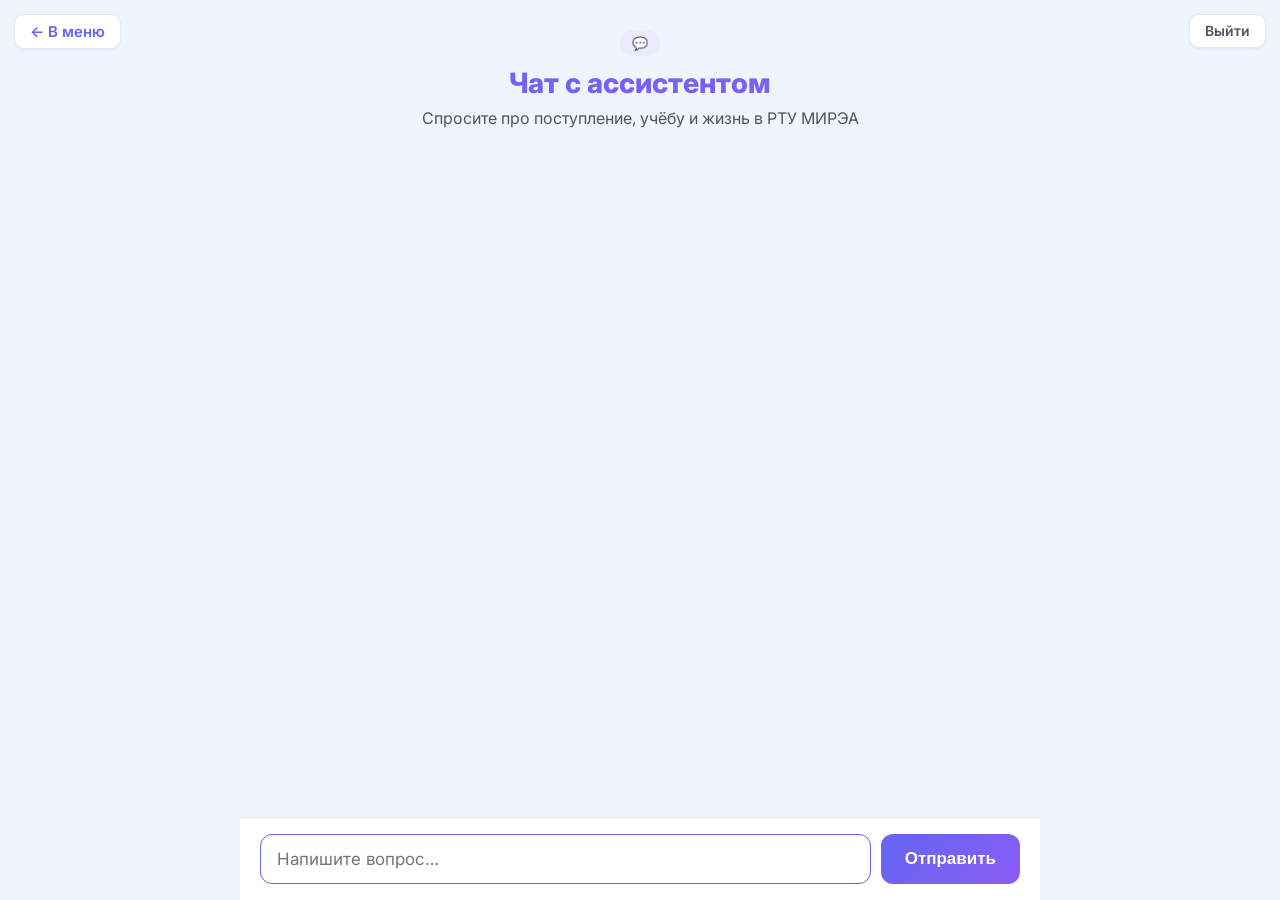
<file: portal/chat.html>
<!DOCTYPE html>
<html lang="ru">
<head>
    <meta charset="UTF-8">
    <meta name="viewport" content="width=device-width, initial-scale=1">
    <title>Чат с ассистентом МИРЭА</title>
    <link rel="preconnect" href="https://fonts.googleapis.com">
    <link href="https://fonts.googleapis.com/css2?family=Inter:wght@300;400;500;600;700;800&display=swap" rel="stylesheet">
    <link rel="stylesheet" href="/shared/theme.css">
    <link rel="stylesheet" href="/shared/vendor/katex/katex.min.css">
    <link rel="stylesheet" href="chat.css">
    <script defer src="/shared/layout.js"></script>
    <script defer src="vendor/marked.min.js"></script>
    <script defer src="vendor/purify.min.js"></script>
    <script defer src="/shared/vendor/katex/katex.min.js"></script>
    <script defer src="/shared/vendor/katex/contrib/auto-render.min.js"></script>
</head>
<body>
    <app-header title="Чат с ассистентом" subtitle="Спросите про поступление, учёбу и жизнь в РТУ МИРЭА" badge="💬"></app-header>

    <main>
        <div id="messages"></div>
        <form id="chat-form" autocomplete="off">
            <input id="chat-input" type="text" placeholder="Напишите вопрос…" autofocus>
            <button id="send-btn" type="submit">Отправить</button>
        </form>
    </main>

    <script src="chat.js"></script>
</body>
</html>
</file>
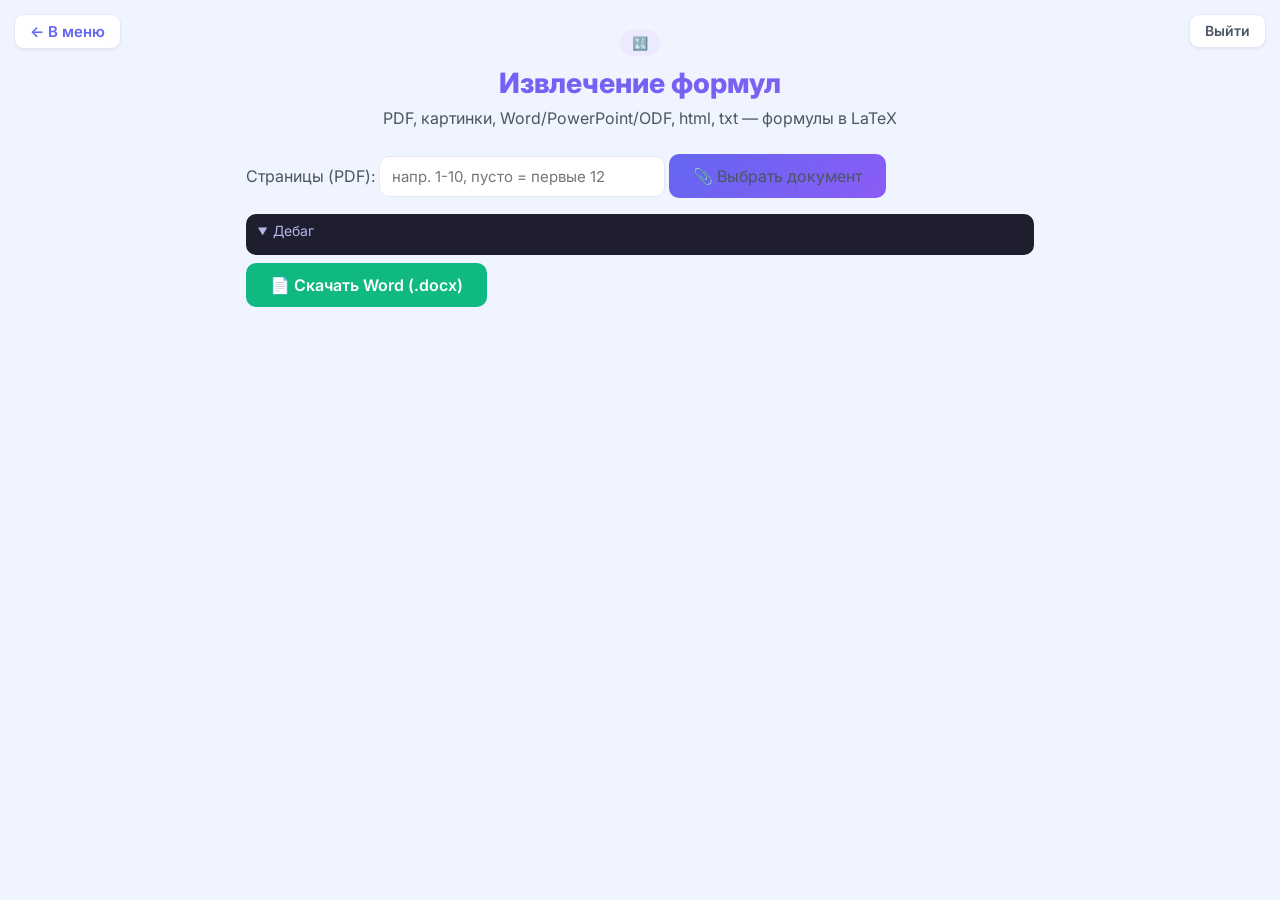
<file: teacher_pipeline/formula_web/extract.html>
<!DOCTYPE html>
<html lang="ru">
<head>
    <meta charset="UTF-8">
    <meta name="viewport" content="width=device-width, initial-scale=1.0">
    <title>Извлечение формул — РТУ МИРЭА</title>
    <link rel="preconnect" href="https://fonts.googleapis.com">
    <link href="https://fonts.googleapis.com/css2?family=Inter:wght@300;400;500;600;700;800&display=swap" rel="stylesheet">
    <link rel="stylesheet" href="/shared/theme.css">
    <link rel="stylesheet" href="vendor/katex/katex.min.css">
    <link rel="stylesheet" href="extract.css">
    <script defer src="/shared/layout.js"></script>
    <script defer src="vendor/katex/katex.min.js"></script>
</head>
<body>
    <app-header title="Извлечение формул" subtitle="PDF, картинки, Word/PowerPoint/ODF, html, txt — формулы в LaTeX" badge="🔣"></app-header>

    <main>
        <section id="input-block">
            <label>Страницы (PDF): <input type="text" id="pages-input" placeholder="напр. 1-10, пусто = первые 12" size="22"></label>
            <label class="file-label">
                📎 Выбрать документ
                <input type="file" id="file-input" accept=".pdf,.png,.jpg,.jpeg,.webp,.bmp,.gif,.docx,.doc,.pptx,.ppt,.odt,.ods,.odp,.rtf,.html,.htm,.epub,.xls,.xlsx,.txt,.md,.tex" hidden>
            </label>
            <span id="file-name"></span>

            <div id="progress" hidden>
                <div class="bar"><div class="bar-fill"></div></div>
                <div id="status"></div>
            </div>
            <details id="debug-box" class="debug-box" open>
                <summary>Дебаг</summary>
                <pre id="debug-log" class="debug-log"></pre>
            </details>
        </section>

        <button id="download-btn" hidden>📄 Скачать Word (.docx)</button>
        <section id="results"></section>
    </main>

    <script src="extract.js"></script>
</body>
</html>
</file>
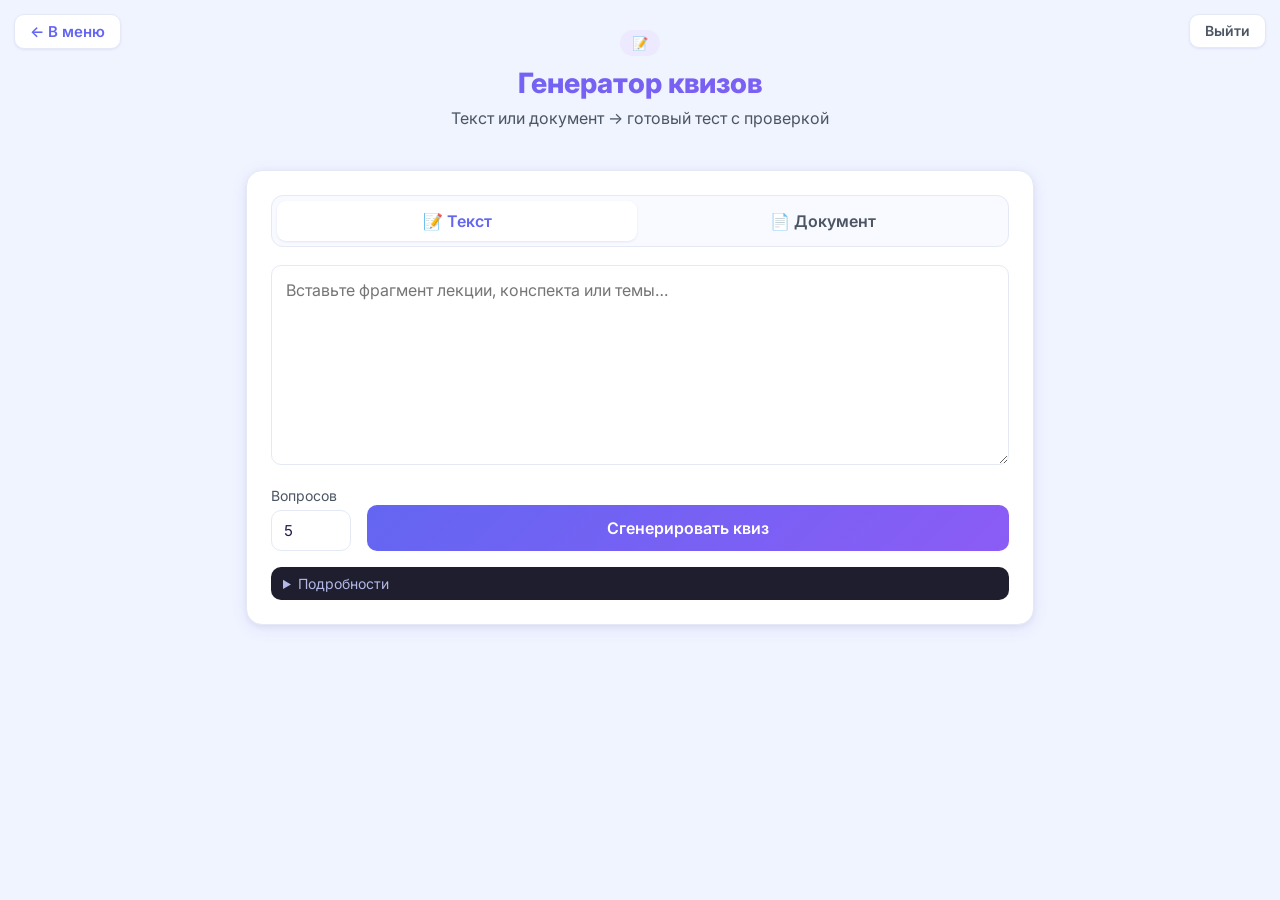
<file: teacher_pipeline/quiz_web/quiz.html>
<!DOCTYPE html>
<html lang="ru">
<head>
    <meta charset="UTF-8">
    <meta name="viewport" content="width=device-width, initial-scale=1.0">
    <title>Генератор квизов — РТУ МИРЭА</title>
    <link rel="preconnect" href="https://fonts.googleapis.com">
    <link href="https://fonts.googleapis.com/css2?family=Inter:wght@300;400;500;600;700;800&display=swap" rel="stylesheet">
    <link rel="stylesheet" href="/shared/theme.css">
    <link rel="stylesheet" href="vendor/katex/katex.min.css">
    <link rel="stylesheet" href="quiz.css">
    <script defer src="/shared/layout.js"></script>
    <script defer src="vendor/katex/katex.min.js"></script>
    <script defer src="vendor/katex/contrib/auto-render.min.js"></script>
</head>
<body>
    <app-header title="Генератор квизов" subtitle="Текст или документ → готовый тест с проверкой" badge="📝"></app-header>

    <main>
        <section id="input-block" class="card">
            <div class="segmented" role="tablist">
                <button id="mode-text" class="seg active" type="button">📝 Текст</button>
                <button id="mode-doc" class="seg" type="button">📄 Документ</button>
            </div>

            <!-- Режим: текст -->
            <div id="pane-text" class="pane">
                <textarea id="text-input" placeholder="Вставьте фрагмент лекции, конспекта или темы…"></textarea>
            </div>

            <!-- Режим: документ -->
            <div id="pane-doc" class="pane" hidden>
                <label class="dropzone" id="dropzone">
                    <input type="file" id="file-input" accept=".pdf,.docx,.txt" hidden>
                    <span class="dz-icon">⬆️</span>
                    <span class="dz-text" id="file-name">Выбрать документ (.pdf / .docx / .txt)</span>
                </label>
                <div class="doc-opts">
                    <label>Страницы (PDF)
                        <input type="text" id="pages-input" placeholder="напр. 1-10">
                    </label>
                    <label>Тема (необязательно)
                        <input type="text" id="topic-input" placeholder="напр. интегралы">
                    </label>
                </div>
            </div>

            <div class="controls">
                <label class="num-field">Вопросов
                    <input type="number" id="num-input" value="5" min="1" max="10">
                </label>
                <button id="gen-btn" type="button">Сгенерировать квиз</button>
            </div>

            <div id="progress" hidden>
                <div class="bar"><div class="bar-fill"></div></div>
                <div id="status"></div>
            </div>

            <details id="debug-box" class="debug-box">
                <summary>Подробности</summary>
                <pre id="debug-log" class="debug-log"></pre>
            </details>
        </section>

        <section id="quiz-block" class="card" hidden>
            <div id="quiz-toolbar">
                <select id="export-format">
                    <option value="pdf">PDF (печать)</option>
                    <option value="docx">Word (печать)</option>
                    <option value="xml">Moodle XML</option>
                    <option value="gift">GIFT</option>
                </select>
                <label class="answers-toggle"><input type="checkbox" id="export-answers"> с ключом ответов</label>
                <button id="export-btn" type="button">⬇ Скачать</button>
            </div>
            <div id="question-area"></div>
            <div id="result-area" hidden></div>
            <button id="restart-btn" type="button" hidden>Новый квиз</button>
        </section>
    </main>

    <script src="quiz.js"></script>
</body>
</html>
</file>
<file: shared/theme.css>
/* Единая дизайн-система проекта (источник правды для всех страниц).
   Токены синхронизированы с дашбордом — он эталон стиля. */
:root {
    --bg: #f0f4ff;
    --surface: #ffffff;
    --surface-2: #f8faff;
    --border: #e4e9f5;
    --accent: #6366f1;
    --accent-2: #8b5cf6;
    --accent-light: #ede9fe;
    --accent-grad: linear-gradient(135deg, #6366f1 0%, #8b5cf6 100%);
    --success: #10b981;
    --success-light: #d1fae5;
    --warning: #f59e0b;
    --warning-light: #fef3c7;
    --danger: #ef4444;
    --danger-light: #fee2e2;
    --info: #3b82f6;
    --info-light: #dbeafe;
    --text-1: #1e1b4b;
    --text-2: #4b5563;
    --text-3: #9ca3af;
    --shadow-sm: 0 1px 3px rgba(99,102,241,0.08), 0 1px 2px rgba(0,0,0,0.04);
    --shadow-md: 0 4px 16px rgba(99,102,241,0.10), 0 2px 6px rgba(0,0,0,0.06);
    --shadow-lg: 0 8px 32px rgba(99,102,241,0.14), 0 4px 12px rgba(0,0,0,0.07);
    --shadow-xl: 0 20px 60px rgba(99,102,241,0.16), 0 8px 20px rgba(0,0,0,0.08);
    --radius: 16px;
    --radius-sm: 10px;
    --radius-xs: 6px;
    --transition: 0.2s cubic-bezier(0.4, 0, 0.2, 1);
    --font: 'Inter', -apple-system, 'Segoe UI', Roboto, sans-serif;
}

* { box-sizing: border-box; }

body {
    margin: 0;
    font-family: var(--font);
    background: var(--bg);
    color: var(--text-1);
}

main {
    max-width: 820px;
    margin: 0 auto;
    padding: 16px 16px 48px;
}

.card {
    background: var(--surface);
    border: 1px solid var(--border);
    border-radius: var(--radius);
    padding: 24px;
    box-shadow: var(--shadow-md);
}

/* Шапка-шаблон (<app-header>) */
app-header { display: block; }
.app-header-bar {
    text-align: center;
    padding: 30px 16px 10px;
    position: relative;
}
.app-back {
    position: fixed;
    top: 14px;
    left: 14px;
    z-index: 9999;
    display: inline-flex;
    align-items: center;
    gap: 6px;
    background: var(--surface);
    color: var(--accent);
    text-decoration: none;
    padding: 9px 15px;
    border: 1px solid var(--border);
    border-radius: var(--radius-sm);
    box-shadow: var(--shadow-sm);
    font: 600 15px/1 var(--font);
    transition: background var(--transition);
}
.app-back:hover { background: var(--accent-light); }
.app-logout {
    position: fixed;
    top: 14px;
    right: 14px;
    z-index: 9999;
    background: var(--surface);
    color: var(--text-2);
    text-decoration: none;
    padding: 9px 15px;
    border: 1px solid var(--border);
    border-radius: var(--radius-sm);
    box-shadow: var(--shadow-sm);
    font: 600 14px/1 var(--font);
    transition: background var(--transition);
}
.app-logout:hover { background: var(--danger-light); color: var(--danger); }
.app-logo { height: 56px; margin-bottom: 10px; }
.app-badge {
    display: inline-block;
    background: var(--accent-light);
    color: var(--accent);
    font-size: 13px;
    font-weight: 600;
    padding: 5px 12px;
    border-radius: 999px;
    margin-bottom: 10px;
}
.app-header-bar h1 {
    margin: 0;
    font-size: 28px;
    font-weight: 800;
    background: var(--accent-grad);
    -webkit-background-clip: text;
    background-clip: text;
    color: transparent;
}
.app-sub {
    margin: 8px 0 0;
    color: var(--text-2);
    font-size: 16px;
}

/* Кнопки */
.btn {
    border: none;
    border-radius: var(--radius-sm);
    padding: 13px 26px;
    font-size: 16px;
    font-weight: 600;
    font-family: var(--font);
    cursor: pointer;
    transition: filter var(--transition), background var(--transition);
}
.btn-primary { background: var(--accent-grad); color: #fff; }
.btn-primary:hover { filter: brightness(1.06); }
.btn-primary:disabled { background: var(--accent); opacity: .5; cursor: default; filter: none; }
.btn-secondary {
    background: var(--surface-2);
    color: var(--accent);
    border: 1px solid var(--border);
}
.btn-secondary:hover { background: var(--accent-light); }

/* Поля ввода */
input, textarea, select {
    font-family: var(--font);
    font-size: 15px;
    color: var(--text-1);
    border: 1px solid var(--border);
    border-radius: var(--radius-sm);
    padding: 10px 12px;
    background: var(--surface);
}
input:focus, textarea:focus, select:focus { outline: none; border-color: var(--accent); }
textarea { resize: vertical; }

/* Индикатор прогресса */
.bar {
    width: 100%;
    height: 8px;
    background: var(--accent-light);
    border-radius: var(--radius-xs);
    overflow: hidden;
}
.bar-fill {
    width: 35%;
    height: 100%;
    background: var(--accent-grad);
    border-radius: var(--radius-xs);
    animation: indeterminate 1.1s ease-in-out infinite;
}
@keyframes indeterminate {
    0%   { margin-left: -35%; }
    100% { margin-left: 100%; }
}

/* Дебаг-бокс / «Подробности» */
.debug-box {
    margin-top: 16px;
    background: #1e1e2e;
    border-radius: var(--radius-sm);
    padding: 8px 12px;
}
.debug-box summary { cursor: pointer; color: #b3b8e8; font-size: 14px; user-select: none; }
.debug-log {
    margin: 8px 0 0;
    max-height: 220px;
    overflow-y: auto;
    font-family: ui-monospace, Menlo, Consolas, monospace;
    font-size: 12.5px;
    line-height: 1.5;
    color: #c8d3e0;
    white-space: pre-wrap;
    word-break: break-word;
}
.dbg-err { color: #ff8a80; }
.dbg-ok { color: #b9f6ca; }
</file>
<file: portal/portal.css>
/* Только уникальное для портала — база/шапка в /shared/theme.css */
main { max-width: 1000px; }

.group {
    margin-top: 30px;
}

.group h2 {
    font-size: 20px;
    color: var(--text-2);
    border-bottom: 2px solid var(--border);
    padding-bottom: 8px;
}

.cards {
    display: flex;
    flex-wrap: wrap;
    gap: 20px;
}

.card {
    flex: 1 1 220px;
    max-width: 280px;
    display: flex;
    flex-direction: column;
    gap: 8px;
    text-decoration: none;
    color: inherit;
    transition: transform var(--transition), box-shadow var(--transition);
}

.card:hover {
    transform: translateY(-4px);
    box-shadow: var(--shadow-lg);
}

.card-ico {
    font-size: 40px;
}

.card-title {
    font-size: 20px;
    font-weight: 700;
    color: var(--text-1);
}

.card-desc {
    font-size: 15px;
    color: var(--text-2);
}
</file>
<file: auth/web/login.css>
.login-wrap {
    min-height: 100vh;
    display: flex;
    align-items: center;
    justify-content: center;
    padding: 20px;
}
.login-card {
    width: 100%;
    max-width: 380px;
    background: var(--surface);
    border: 1px solid var(--border);
    border-radius: var(--radius);
    box-shadow: var(--shadow-xl);
    padding: 36px 32px;
    display: flex;
    flex-direction: column;
    gap: 14px;
    text-align: center;
}
.login-badge {
    font-size: 40px;
    width: 72px;
    height: 72px;
    line-height: 72px;
    margin: 0 auto;
    border-radius: 50%;
    background: var(--accent-light);
}
.login-card h1 {
    margin: 0;
    font-size: 22px;
    font-weight: 800;
    background: var(--accent-grad);
    -webkit-background-clip: text;
    background-clip: text;
    color: transparent;
}
.login-sub { margin: 0 0 6px; color: var(--text-2); font-size: 15px; }
.login-card input {
    width: 100%;
    padding: 13px 14px;
    font-size: 16px;
    border: 1px solid var(--border);
    border-radius: var(--radius-sm);
}
.login-card input:focus { outline: none; border-color: var(--accent); }
.login-card .btn-primary { width: 100%; margin-top: 4px; }
.login-err { color: var(--danger); font-size: 14px; min-height: 18px; }
</file>
<file: portal/chat.css>
/* Только уникальное для чата — база/шапка/токены в /shared/theme.css */
body {
    height: 100vh;
    display: flex;
    flex-direction: column;
    overflow: hidden;
}

main {
    flex: 1;
    display: flex;
    flex-direction: column;
    max-width: 800px;
    width: 100%;
    margin: 0 auto;
    min-height: 0;
    padding: 0;
}

#messages {
    flex: 1;
    overflow-y: auto;
    padding: 20px;
    display: flex;
    flex-direction: column;
    gap: 12px;
}

.msg {
    max-width: 80%;
    padding: 12px 16px;
    border-radius: var(--radius);
    font-size: 17px;
    line-height: 1.4;
    white-space: pre-line;
    word-wrap: break-word;
}

.msg.user {
    align-self: flex-end;
    background: var(--accent-grad);
    color: #fff;
    border-bottom-right-radius: 4px;
}

.msg.bot {
    align-self: flex-start;
    background: var(--surface);
    color: var(--text-1);
    border: 1px solid var(--border);
    border-bottom-left-radius: 4px;
    box-shadow: var(--shadow-sm);
}

.msg.bot a { color: var(--accent); }

/* Markdown внутри ответа бота */
.msg.bot { white-space: normal; }
.msg.bot p { margin: 0 0 8px; }
.msg.bot p:last-child { margin-bottom: 0; }
.msg.bot ul, .msg.bot ol { margin: 6px 0; padding-left: 22px; }
.msg.bot li { margin: 2px 0; }
.msg.bot code {
    background: var(--accent-light);
    padding: 1px 5px;
    border-radius: 5px;
    font-family: ui-monospace, Menlo, Consolas, monospace;
    font-size: 0.92em;
}
.msg.bot pre {
    background: var(--surface-2);
    border: 1px solid var(--border);
    border-radius: var(--radius-sm);
    padding: 10px 12px;
    overflow-x: auto;
}
.msg.bot strong { font-weight: 700; }
.msg.bot .katex-display { overflow-x: auto; overflow-y: hidden; margin: 8px 0; }
.msg.bot .katex { font-size: 1.05em; }

/* Статус-пузырь: печатающие точки + текст стадии */
.msg.status {
    display: flex;
    align-items: center;
    gap: 10px;
    color: var(--text-2);
}
.status-text { font-style: italic; }
.dots { display: inline-flex; gap: 4px; }
.dots span {
    width: 7px;
    height: 7px;
    border-radius: 50%;
    background: var(--accent);
    opacity: .5;
    animation: typing 1.2s infinite ease-in-out;
}
.dots span:nth-child(2) { animation-delay: 0.2s; }
.dots span:nth-child(3) { animation-delay: 0.4s; }
@keyframes typing {
    0%, 60%, 100% { transform: translateY(0); opacity: 0.5; }
    30% { transform: translateY(-5px); opacity: 1; }
}

/* Видео-плеер RuTube */
.video-card {
    align-self: flex-start;
    max-width: 80%;
    width: 480px;
    display: flex;
    flex-direction: column;
    gap: 6px;
}
.video-title { font-size: 14px; font-weight: 600; color: var(--text-2); }
.video-card iframe {
    width: 100%;
    aspect-ratio: 16 / 9;
    border: 0;
    border-radius: var(--radius-sm);
    box-shadow: var(--shadow-md);
    background: #000;
}

/* Карточки источников под ответом */
.sources {
    align-self: flex-start;
    max-width: 80%;
    display: flex;
    flex-direction: column;
    gap: 8px;
    margin-top: -4px;
}
.sources-title {
    font-size: 13px;
    text-transform: uppercase;
    letter-spacing: .03em;
    color: var(--text-3);
}
.source-card {
    display: flex;
    flex-direction: column;
    gap: 3px;
    padding: 10px 14px;
    background: var(--surface);
    border: 1px solid var(--border);
    border-left: 3px solid var(--accent);
    border-radius: var(--radius-sm);
    text-decoration: none;
    box-shadow: var(--shadow-sm);
    transition: box-shadow var(--transition);
}
.source-card:hover { box-shadow: var(--shadow-md); }
.source-host { font-size: 12px; color: var(--text-3); }
.source-name { font-size: 15px; font-weight: 600; color: var(--accent); }
.source-snippet { font-size: 14px; color: var(--text-2); line-height: 1.35; }

/* Обратная связь */
.fb {
    align-self: flex-start;
    display: flex;
    align-items: center;
    gap: 10px;
    margin-top: -4px;
    font-size: 15px;
    color: var(--text-2);
}
.fb button {
    border: none;
    background: var(--accent-light);
    border-radius: var(--radius-sm);
    padding: 6px 14px;
    cursor: pointer;
    font-size: 15px;
    color: var(--accent);
}
.fb button:hover { filter: brightness(.97); }

/* Поле ввода */
#chat-form {
    display: flex;
    gap: 10px;
    padding: 16px 20px;
    background: var(--surface);
    border-top: 1px solid var(--border);
}
#chat-input { flex: 1; padding: 14px 16px; font-size: 17px; border-radius: 12px; }
#send-btn {
    border: none;
    background: var(--accent-grad);
    color: #fff;
    border-radius: 12px;
    padding: 0 24px;
    font-size: 17px;
    font-weight: 600;
    cursor: pointer;
}
#send-btn:disabled { opacity: .5; cursor: default; }
</file>
<file: teacher_pipeline/formula_web/extract.css>
/* Только уникальное для страницы формул — база/шапка/токены/дебаг в /shared/theme.css */

.file-label {
    display: inline-block;
    background: var(--accent-grad);
    color: white;
    border-radius: var(--radius-sm);
    padding: 12px 24px;
    font-size: 16px;
    cursor: pointer;
    transition: filter var(--transition);
}
.file-label:hover { filter: brightness(1.06); }
#file-name { margin-left: 12px; color: var(--text-2); }

#progress { margin-top: 14px; }
#status { margin-top: 8px; color: var(--text-2); min-height: 22px; }

#results { margin-top: 16px; }
.f-card {
    background: var(--surface);
    border: 1px solid var(--border);
    border-radius: var(--radius);
    padding: 16px 18px;
    margin-bottom: 12px;
    box-shadow: var(--shadow-md);
}
.f-name { font-size: 18px; font-weight: 700; color: var(--text-1); margin-bottom: 8px; }
.f-desc { margin-top: 8px; font-size: 14px; color: var(--text-2); }
.f-render { font-size: 22px; margin-bottom: 10px; overflow-x: auto; }

#download-btn {
    display: block;
    margin: 8px 0 16px;
    background: var(--success);
    color: white;
    border: none;
    border-radius: var(--radius-sm);
    padding: 12px 24px;
    font-size: 16px;
    font-weight: 600;
    font-family: var(--font);
    cursor: pointer;
    transition: filter var(--transition);
}
#download-btn:hover { filter: brightness(1.05); }
#download-btn:disabled { opacity: .5; cursor: default; filter: none; }

.f-latex {
    display: block;
    background: var(--surface-2);
    border: 1px solid var(--border);
    border-radius: var(--radius-xs);
    padding: 8px 10px;
    font-family: ui-monospace, Menlo, Consolas, monospace;
    font-size: 13px;
    color: var(--text-1);
    white-space: pre-wrap;
    word-break: break-word;
}
.f-edit-label { margin-top: 8px; font-size: 12px; color: var(--text-3); }
textarea.f-latex { width: 100%; resize: vertical; }
.f-render-bad { color: var(--danger); }
.f-meta { margin-top: 8px; font-size: 13px; color: var(--text-3); }
.f-ctx { margin-top: 6px; font-size: 13px; color: var(--text-3); font-style: italic; }

#input-block label { color: var(--text-2); }
</file>
<file: teacher_pipeline/quiz_web/quiz.css>
/* Только уникальное для генератора квизов — база/шапка/токены/дебаг в /shared/theme.css */
.card { margin-top: 16px; }

/* Сегментный переключатель режима */
.segmented {
    display: flex;
    gap: 6px;
    background: var(--surface-2);
    border: 1px solid var(--border);
    border-radius: 12px;
    padding: 5px;
    margin-bottom: 18px;
}
.seg {
    flex: 1;
    border: none;
    background: transparent;
    color: var(--text-2);
    font-size: 16px;
    font-weight: 600;
    font-family: var(--font);
    padding: 10px;
    border-radius: 9px;
    cursor: pointer;
    transition: background var(--transition), color var(--transition), box-shadow var(--transition);
}
.seg.active {
    background: var(--surface);
    color: var(--accent);
    box-shadow: var(--shadow-sm);
}

.pane { margin-bottom: 8px; }

#text-input { width: 100%; min-height: 200px; padding: 14px; font-size: 16px; }

/* Зона загрузки */
.dropzone {
    display: flex;
    flex-direction: column;
    align-items: center;
    gap: 8px;
    padding: 32px;
    border: 2px dashed #b9c2e8;
    border-radius: var(--radius);
    background: var(--surface-2);
    cursor: pointer;
    transition: border-color var(--transition), background var(--transition);
}
.dropzone:hover { border-color: var(--accent); background: var(--accent-light); }
.dz-icon { font-size: 34px; }
.dz-text { color: var(--text-2); font-size: 16px; font-weight: 500; text-align: center; }

.doc-opts { display: flex; gap: 14px; flex-wrap: wrap; margin-top: 14px; }
.doc-opts label {
    display: flex;
    flex-direction: column;
    gap: 6px;
    flex: 1 1 200px;
    color: var(--text-2);
    font-size: 14px;
}

.controls { display: flex; align-items: flex-end; gap: 16px; flex-wrap: wrap; margin-top: 18px; }
.num-field { display: flex; flex-direction: column; gap: 6px; color: var(--text-2); font-size: 14px; }
#num-input { width: 80px; }

/* Кнопки квиза (primary = градиент, export = вторичная) */
#gen-btn, #restart-btn, .next-btn {
    border: none;
    border-radius: var(--radius-sm);
    padding: 13px 26px;
    font-size: 16px;
    font-weight: 600;
    font-family: var(--font);
    background: var(--accent-grad);
    color: #fff;
    cursor: pointer;
    transition: filter var(--transition);
}
#gen-btn:hover, #restart-btn:hover, .next-btn:hover { filter: brightness(1.06); }
#gen-btn:disabled { opacity: .5; cursor: default; filter: none; }
#gen-btn { flex: 1; min-width: 200px; }

#export-btn {
    border: 1px solid var(--border);
    border-radius: var(--radius-sm);
    padding: 9px 18px;
    font-size: 15px;
    font-weight: 600;
    font-family: var(--font);
    background: var(--surface-2);
    color: var(--accent);
    cursor: pointer;
    transition: background var(--transition);
}
#export-btn:hover { background: var(--accent-light); }
#export-format { padding: 9px 12px; }
.answers-toggle {
    display: flex;
    align-items: center;
    gap: 6px;
    font-size: 14px;
    color: var(--text-2);
    cursor: pointer;
}

#progress { margin-top: 18px; }
#status { margin-top: 8px; color: var(--text-2); min-height: 22px; }

/* Тулбар экспорта */
#quiz-toolbar {
    display: flex;
    gap: 10px;
    justify-content: flex-end;
    align-items: center;
    margin-bottom: 16px;
    padding-bottom: 16px;
    border-bottom: 1px solid var(--border);
}

/* Квиз */
.q-progress { color: var(--text-3); font-size: 14px; margin-bottom: 8px; }
.q-text { font-size: 21px; font-weight: 600; margin-bottom: 18px; line-height: 1.35; }

.opt-btn {
    display: block;
    width: 100%;
    text-align: left;
    background: var(--surface-2);
    border: 1px solid var(--border);
    border-radius: var(--radius-sm);
    padding: 14px 16px;
    margin: 10px 0;
    font-size: 16px;
    font-family: var(--font);
    color: var(--text-1);
    cursor: pointer;
    transition: background var(--transition);
}
.opt-btn:hover { background: var(--accent-light); }
.opt-btn.correct { background: var(--success-light); border-color: var(--success); }
.opt-btn.wrong { background: var(--danger-light); border-color: var(--danger); }
.opt-btn:disabled { cursor: default; }

.explanation {
    margin-top: 14px;
    padding: 14px;
    background: var(--warning-light);
    border-radius: var(--radius-sm);
    color: #5d4037;
    line-height: 1.4;
}

.next-btn { margin-top: 16px; }

#result-area { text-align: center; font-size: 26px; font-weight: 700; padding: 20px; }
#restart-btn { margin-top: 4px; width: 100%; }

@media (max-width: 600px) {
    .card { padding: 18px; }
}
</file>
